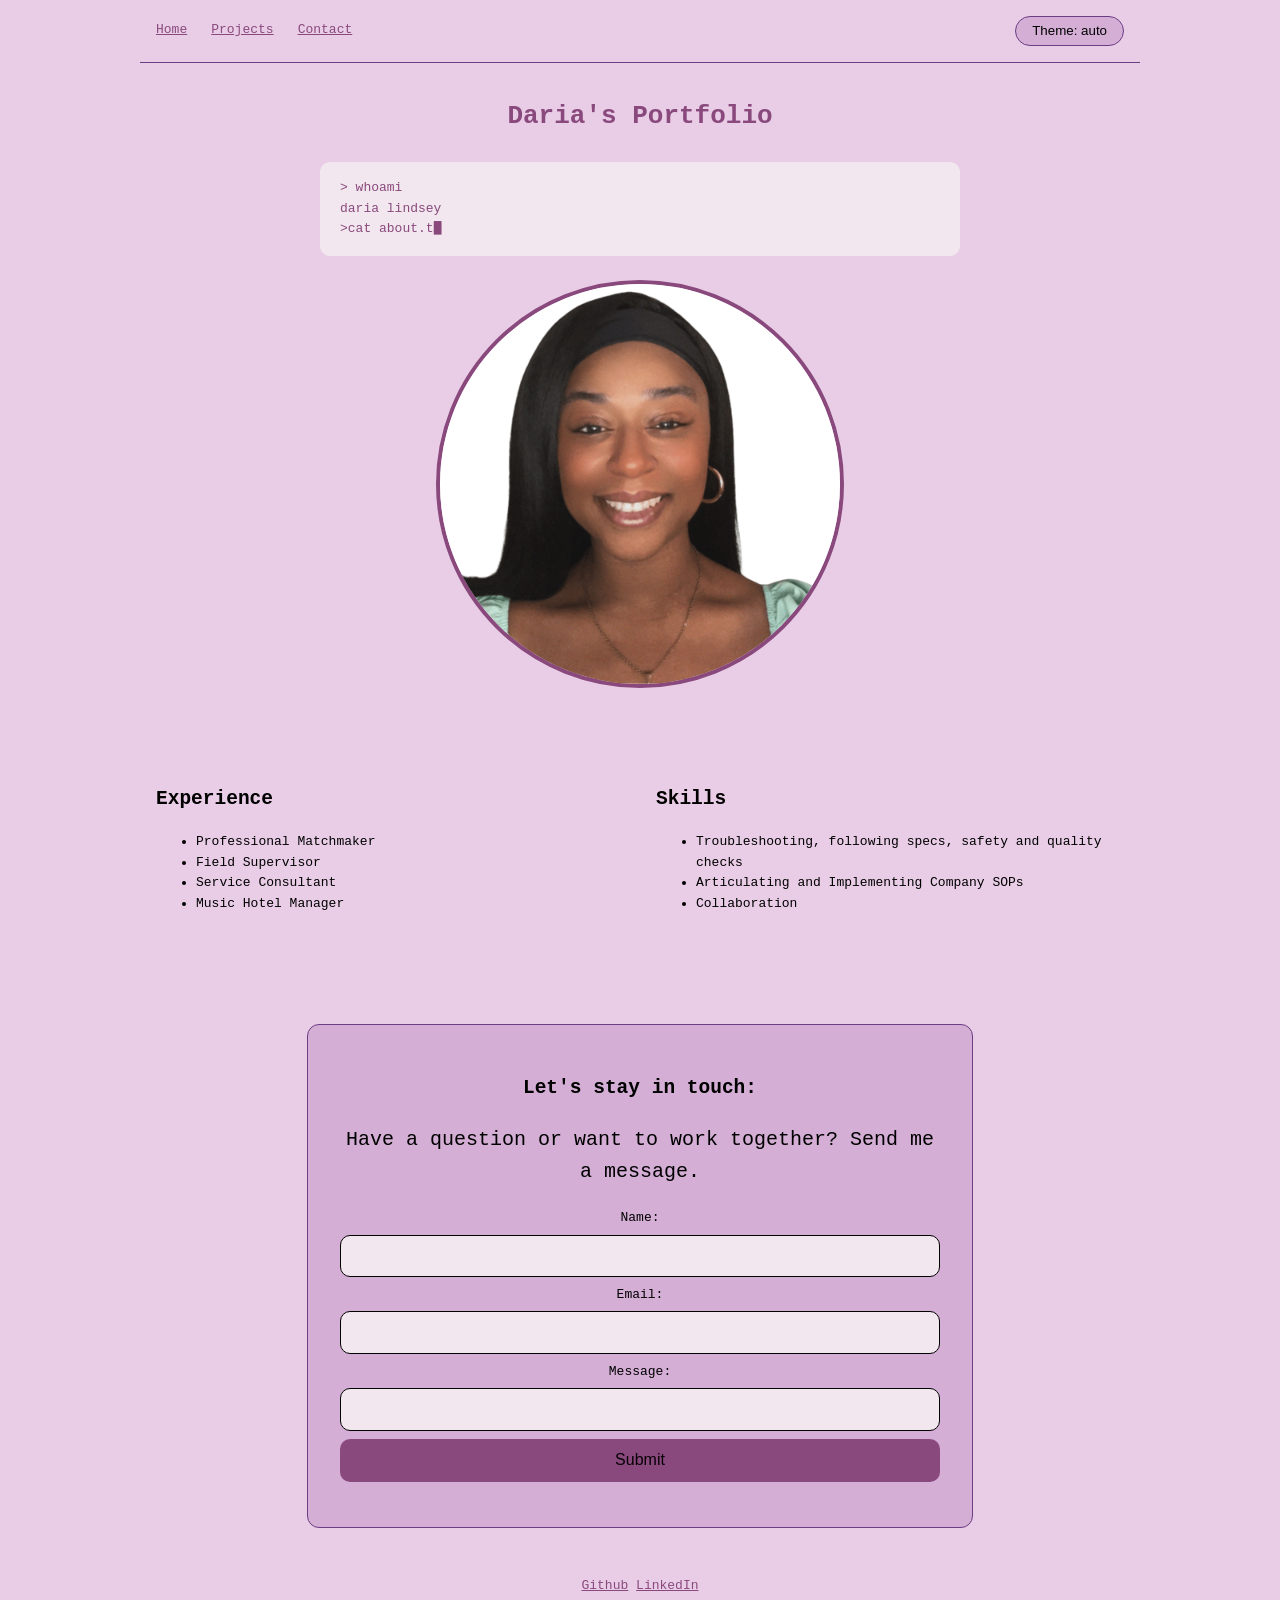
<file: index.html>
<!DOCTYPE html>
<html lang="en">
    <head>
        <meta charset="UTF-8">
        <meta name="viewport" content="width=device-width, initial-scale=1.0">
        <title>My Portfolio Website - DL</title>
        <link rel ="stylesheet" href="./styles.css">
    </head>
    <body> 
        <!--adding nav so that all pages are linked to and to include theme toggle-->
        <!--realizing at this point that I will need the theme toggle for each page, will update soon-->
        <nav aria-label="Main navigation"> <!--screen readers say "Main navigation"-->
            <a href="index.html">Home</a>
            <a href="portfolio-two.html">Projects</a>
            <!--#contact navigates to contact form on index html from nav bar-->
            <a href="index.html#contact">Contact</a>
            <!--theme toggle button to switch between day and night modes-->
            <button id="theme-toggle" type="button">Theme: Auto</button>
        </nav>
        <main>
            <!--"hero" banner on index page-->
            <header class="hero">
                <h1>Daria's Portfolio</h1>
                <!--text needs to be centered on css-->
                <div class="terminal">
                <!--terminal text design using ai for html and css style-->
<!--every line inside of <pre> starts at the left edge with no indent, formatted accordingly-->
            <pre id="terminal-text">> whoami
daria lindsey 
>cat about.txt
junior developer +
career changer learning PERN full-stack development.
> ls skills/
HTML CSS Git JavaScript_(loading)</pre>
                </div>
    
            </header>
                <!--"about" section that can be linked back to via nav bar later-->
                <section class="about">
                    <img id="profile-photo" src="DLH2.png" alt="Photo of Daria Lindsey, wearing a light blue blouse, with a plain white background.">
                    <!--link photo here-->
                </section>
                <!--experience and skills section divide-->
            <div class="experience-skills-columns">
                <!--divided page into two columns -->
                <!--first column on the left will be work experience-->
                <section class="experience">
                    <h2>Experience</h2>
                    <ul>
                        <li>Professional Matchmaker</li>
                        <li>Field Supervisor</li>
                        <li>Service Consultant</li>
                        <li>Music Hotel Manager</li>
                    </ul>
                    
                </section>
                <!--column on the right will be skills-->
                <section class="skills">
                    <h2>Skills</h2>
                    <ul>
                        <li>Troubleshooting, following specs, safety and quality checks</li>
                        <li>Articulating and Implementing Company SOPs </li>
                        <li>Collaboration</li>
                    </ul>
                </section>



            </div>
            


        </main>

    <footer>
        <p> </p>
        <section id="contact" class="contact">
            <h2>Let's stay in touch:</h2>
            <!--contact intro override-->
            <p class="contact-intro override">Have a question or want to work together? Send me a message.</p> 
            <form class="contact-form" id="contact-form">
                <div class="form-group">
                <!--"Contact Me" Form-->
                <!--"Name" field separated into div for format-->
                    <label for="name">Name:</label>
                    <input type="text" id="name" name="name" required>
                </div>
                <!--"Email" field separated into div for format-->
                <div class="form-group">
                    <label for="email">Email:</label>
                    <input type="email" id="email" name="email" required>
                </div>
                <!--"Message" field separated into div for format-->
                <div class="form-group">
                    <label for="Message">Message:</label>
                    <input type="text" id="Message" name="message" required>
                </div>
                    <!--"Submit" button-->
                    <button type="submit">Submit</button>
                </form>

            <p id="form-message" aria-live="polite"></p><!--added screen reader for contact form-->
        </section>
        <p class="social-links">
            <a href="https://github.com/darialindsey">Github</a>
            <a href="https://www.linkedin.com/in/darialindsey">LinkedIn</a>
        </p>
        
        
    </footer>
    <script src="index.js"></script>
    </body>
</html>
</file>
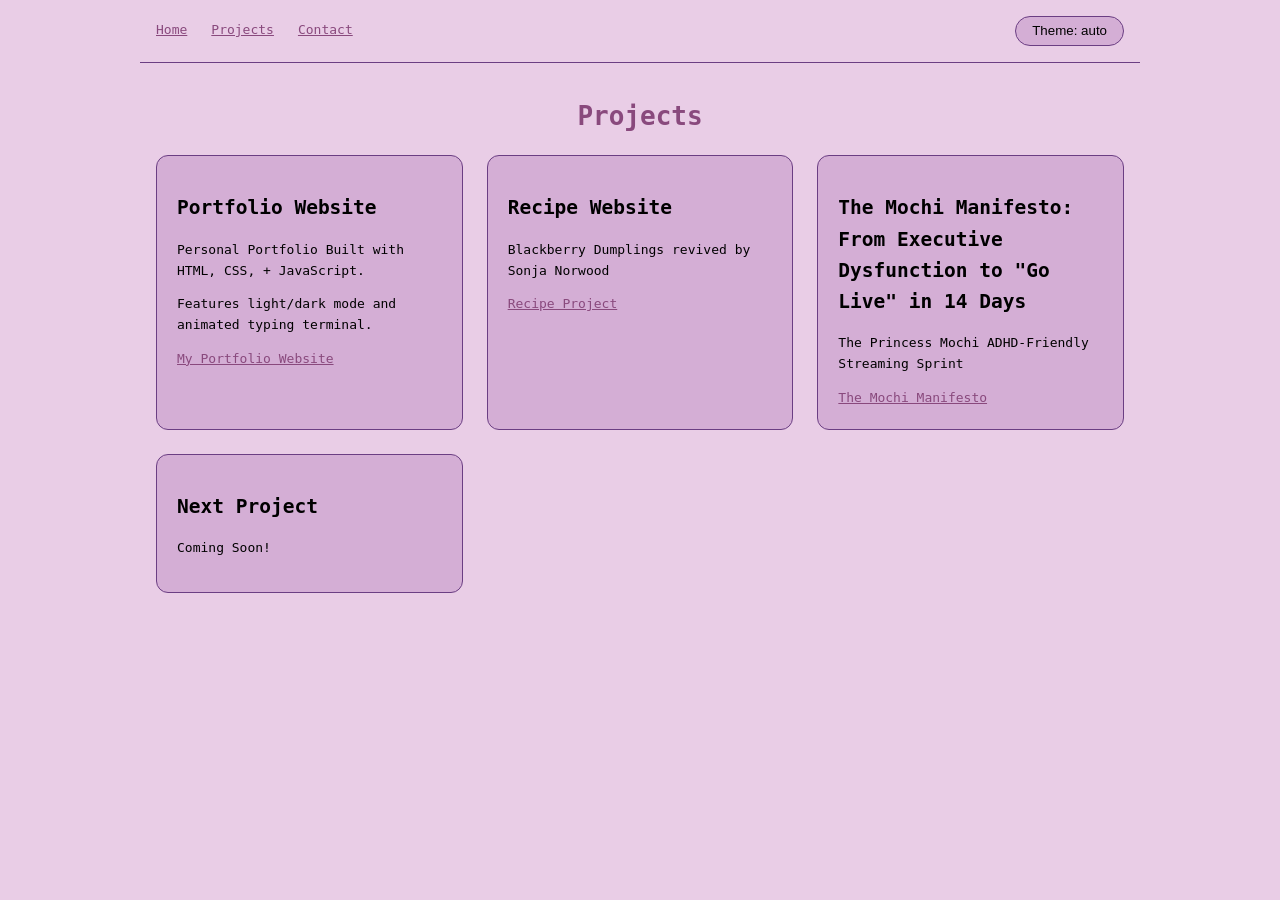
<file: portfolio-two.html>
<!DOCTYPE html>
<html lang="en">
    <head>
        <meta charset="UTF-8">
        <meta name="viewport" content="width=device-width, initial-scale=1.0">
        <title>My Portfolio Website - DL</title>
        <link rel ="stylesheet" href="./styles.css">
    </head>
    <body>  
        <nav aria-label="Main navigation"> <!--screen readers say "Main navigation"-->
            <a href="index.html">Home</a>
            <a href="portfolio-two.html">Projects</a>
            <!--#contact navigates to contact form on index html from nav bar-->
            <a href="index.html#contact">Contact</a>
            <!--theme toggle button to switch between day and night modes-->
             <button id="theme-toggle" type="button">Theme: Auto</button>
        </nav>
        <main>
            <h1>Projects</h1>
            <!--projects grid display-->
            <div class="card-grid">
                <!--specific grid article or "card" for each project-->
                <article class="card">
                    <h2>Portfolio Website</h2>
                    <p>Personal Portfolio Built with HTML, CSS, + JavaScript.</p>
                    <p>Features light/dark mode and animated typing terminal.</p>
                    <a href="https://github.com/darialindsey/portfolio-website.git">My Portfolio Website</a>
                </article>
                <!--next specific grid block or "card" for each project-->
                <article class="card">
                    <h2>Recipe Website</h2>
                    <p>Blackberry Dumplings revived by Sonja Norwood</p>
                    <a href="darialindsey/Recipe-: First milestone project">Recipe Project</a>
                </article>
                <article class="card">
                    <h2>The Mochi Manifesto: From Executive Dysfunction to "Go Live" in 14 Days</h2>
                    <p>The Princess Mochi ADHD-Friendly Streaming Sprint</p>
                    <a href="https://themochimanifesto.gumroad.com/l/themochimanifesto?_gl=1*qq8kph*_ga*ODI4MTEwNzAxLjE3ODEwNzM5OTE.*_ga_6LJN6D94N6*czE3OTUyMTk2MzgkbzIzJGcwJHQxNzk1MjE5NjM4JGo2MCRsMCRoMA..">The Mochi Manifesto</a>
                </article>
                <article class="card">
                    <h2>Next Project</h2>
                    <p>Coming Soon!</p>
                </article>
            </div>
        </main>
        <script src="index.js"></script>

    </body>
</html>
</file>
<file: styles.css>
/* theme variable for day and night + auto theme toggles*/
/*day theme*/
:root {
    --bg: #e9cde6;
    --text: #000000;
    --card: #d4aed5;
    --border: #6b3e83;
    --input-bg: #f2e7ee;
    --accent: rgb(137, 73, 125);
    --accent-hover: #de88d8;
    --button-text: #080106;
}
/*dark theme*/
:root[data-theme="dark"] {
    --bg: #010510;
    --text: #e9d0e3;
    --card: #1c1230;
    --border: #6b3e83;
    --input-bg: #00040c;
    --accent: #c77fc0;
    --accent-hover: #de88d8;
    --button-text: #080106;
}
/*nav bar*/
nav {
    display: flex;
    align-items: center;
    padding: 1rem;
    gap: 1.5rem; /*spacing between links in nav bar */
    border-bottom: 1px solid var(--border); /*border sits on it own line with room */
}
/*places theme toggle into nav bar*/
nav #theme-toggle {
    margin-left: auto;
}

/*Displays the Experience and Skills sections side by side */
.experience-skills-columns {
    display: flex;
    gap: 2rem;
}

.experience-skills-columns section {
    flex: 1;
}
/*resize profile photo */
#profile-photo { 
    display: block; /*makes photo take it's own line away from text*/
    margin: 0 auto; /*0 margin means leftover space is split evenly on right and left = centered*/
    width: 400px;
    max-width: 100%;
    aspect-ratio: 1/1;
    object-fit: cover; 
    border: 4px solid var(--accent); /*added border to image and linked to root accent colors */
    border-radius: 50%; /*rounded profile photo by rounding border edges */
    margin-bottom: 5rem; /*space cushion*/
    
}

/*body*/
body {
    background-color: var(--bg);
    color: var(--text);
    font-family: monospace;
    line-height: 1.6;
    margin: 0;
    margin-bottom: 2rem; /*space cushion*/
   
}

    

a {
    color: var(--accent);
}

/*header index html*/
h1 {
    color: var(--accent);
    text-align: center;
}
/*main body of text index html*/
main {
    padding: 1rem;
}
/*footer*/
footer {
    text-align: center;
    padding: 2rem 1rem;
}

/*theme button*/
#theme-toggle {
    background: var(--card);
    color: var(--text);
    border: 1px solid var(--border);
    border-radius: 20px;
    cursor: pointer;
    padding: 0.4rem 1rem; /*aligned theme toggle with other nav links */
}
/*card grid display on portfolio-two html */
.card-grid {
    display: grid; /*grid */
    grid-template-columns: repeat(auto-fit, minmax(240px, 1fr)); /*auto-fit fits as many cards as there is room for, cards should sit side by side on wide screen and stack on a narrow one*/
    gap: 1.5rem;
}
.card {
    padding: 1.25rem; 
    background: var(--card); /*background color for each card that links to root card colors */
    border: 1px solid var(--border); /*border for each card linking to root border colors*/
    border-radius: 12px; /*rounded card edges*/
}

/*terminal text on index html*/
.terminal {
    max-width: 600px;
    margin: 1.5rem auto;
    padding: 1rem 1.25rem;
    background: var(--input-bg); /*linked to root background color*/
    color: var(--accent); /*linked to root accent color*/
    border-radius: 10px; /*rounded edges*/
    text-align: left;

}
.terminal pre {
    margin: 0;
    white-space: pre-wrap; /*contains text inside border*/
    font-family: inherit; 
}
#terminal-text::after {
    content:"\2588"; /*block cursor */
    animation: blink 1s steps(1) infinite; /*blinking cursor*/

}
@keyframes blink {
    50% {
        opacity: 0; 
    }
}


/*form on index html*/
.contact {
    max-width: 600px;
    margin: 3rem auto;
    padding: 2rem;
    background: var(--card);
    border: 1px solid var(--border);
    border-radius: 12px;
}
/*centering text on contact form in footer*/
.contact h2, .contact-intro {
    text-align: center;
}
.contact-form {
    display: flex;
    flex-direction: column;
    gap: 0.5rem;
}
/*centering input entry boxes for form fields on index html*/
.form-group {
    display: flex;
    flex-direction: column; 
    gap: 0.35rem;
}
/*textarea turns form fields into bubbles */
input,
textarea {
    padding: 0.7rem;
    background: var(--input-bg);
    color: var(--text);
    border: 1px solid;
    border-radius: 10px;
    font-size: 1rem;
    font-family: inherit;
}

input:focus, 
textarea:focus {
    outline: none;
    border-color: var(--accent);
    box-shadow: 0 0 0 3px rgba(215, 187, 222, 0.6);
}
/*submit button on contact form*/
.contact-form button {
    padding: .8rem;
    background: var(--accent); /*changes button color*/
    color: var(--button-text); /*button text color*/
    border: none;
    border-radius: 10px; /*rounded submit button corners*/
    font-size: 1rem;
    cursor: pointer; /*curson turn into finger pointer when hovering over submit*/
}
.contact-form button:hover {
    background: var(--accent-hover); /*submit button highlights pink on hover*/
}
/*override pair, second override trumps first in an obvious way*/
.override {
    color: var(--text); /*overrode to change color to root text color black*/
    font-size: 1rem; /*overrode font size*/
}
.override {
    color: (--accent); /*overrode first override to change color to root accent color*/
    font-size: 1.25rem; /*overrode font size again*/

}
/*social links*/
.social-links {
    margin-bottom: 0 0.75rem;
}


/*make it work on every screen size*/
/*narrow phone */
@media (max-width:599px) {
    .columns {flex-direction: column; }
}
/*medium tablet */
@media (min-width: 600px) and (max-width: 1023px) {
    body { font-size: 18px; }
}
/*wide screen: computer */
@media (min-width: 1024px) {
    body {max-width: 1000px; margin: 0 auto; }
}
</file>
